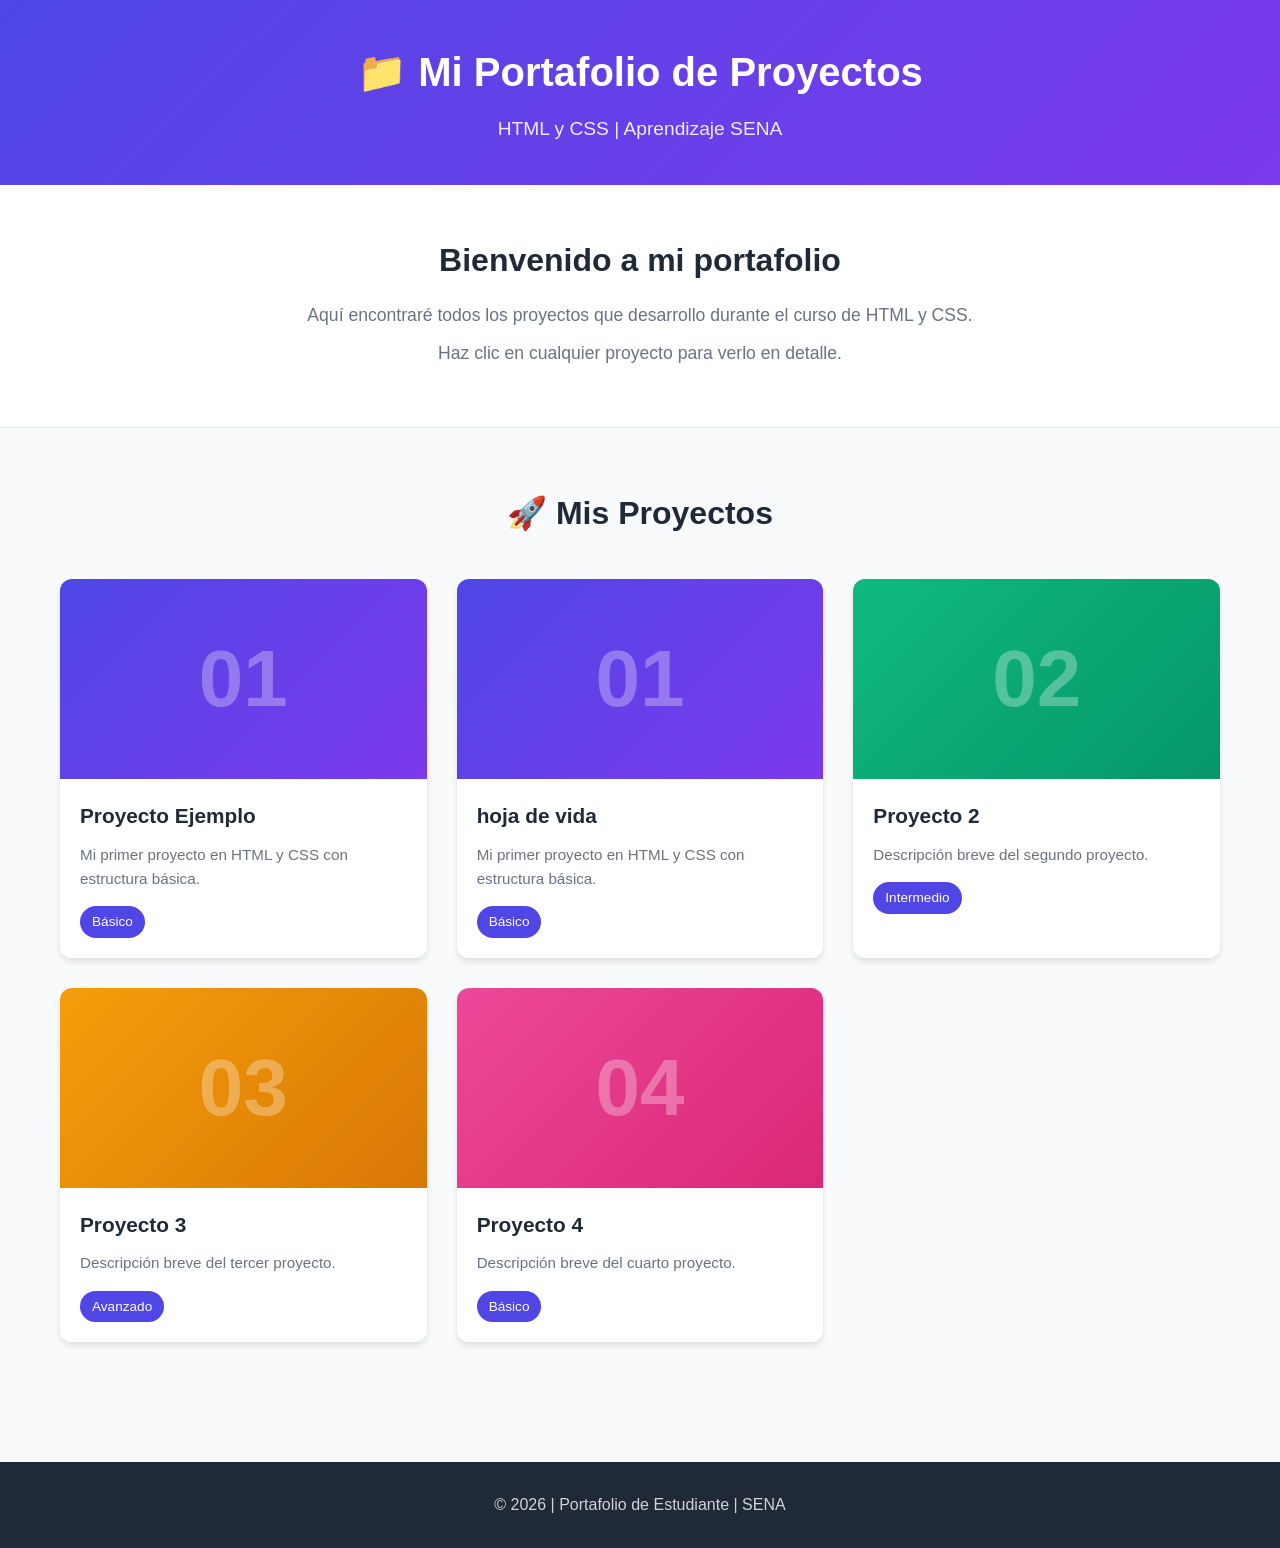
<file: index.html>
<!DOCTYPE html>
<html lang="es">
<head>
    <meta charset="UTF-8">
    <meta name="viewport" content="width=device-width, initial-scale=1.0">
    <title>Mis Proyectos | Portafolio de Estudiante</title>
    <link rel="stylesheet" href="estilos.css">
</head>
<body>
    <!-- Header / Encabezado -->
    <header class="header">
        <div class="container">
            <h1 class="titulo">📁 Mi Portafolio de Proyectos</h1>
            <p class="subtitulo">HTML y CSS | Aprendizaje SENA</p>
        </div>
    </header>

    <!-- Sección Hero - Presentación -->
    <section class="hero">
        <div class="container">
            <h2>Bienvenido a mi portafolio</h2>
            <p>Aquí encontraré todos los proyectos que desarrollo durante el curso de HTML y CSS.</p>
            <p>Haz clic en cualquier proyecto para verlo en detalle.</p>
        </div>
    </section>

    <!-- Galería de Proyectos -->
    <main class="main">
        <div class="container">
            <h2 class="section-title">🚀 Mis Proyectos</h2>

            <div class="galeria">
                <!-- Proyecto 1 -->
                <a href="./proyecto-ejemplo/index.html" class="proyecto-card">
                    <div class="proyecto-imagen proyecto-1">
                        <span class="numero-proyecto">01</span>
                        <div class="overlay">
                            <span class="ver-mas">Ver Proyecto →</span>
                        </div>
                    </div>
                    <div class="proyecto-info">
                        <h3>Proyecto Ejemplo</h3>
                        <p>Mi primer proyecto en HTML y CSS con estructura básica.</p>
                        <span class="etiqueta">Básico</span>
                    </div>
                </a>

                <a href="./proyecto-ejemplo/index.html" class="proyecto-card">
                    <div class="proyecto-imagen proyecto-1">
                        <span class="numero-proyecto">01</span>
                        <div class="overlay">
                            <span class="ver-mas">Ver Proyecto →</span>
                        </div>
                    </div>
                    <div class="proyecto-info">
                        <h3>hoja de vida</h3>
                        <p>Mi primer proyecto en HTML y CSS con estructura básica.</p>
                        <span class="etiqueta">Básico</span>
                    </div>
                </a>

                <!-- Proyecto 2 -->
                <a href="./proyecto2/index.html" class="proyecto-card">
                    <div class="proyecto-imagen proyecto-2">
                        <span class="numero-proyecto">02</span>
                        <div class="overlay">
                            <span class="ver-mas">Ver Proyecto →</span>
                        </div>
                    </div>
                    <div class="proyecto-info">
                        <h3>Proyecto 2</h3>
                        <p>Descripción breve del segundo proyecto.</p>
                        <span class="etiqueta">Intermedio</span>
                    </div>
                </a>

                <!-- Proyecto 3 -->
                <a href="./proyecto3/index.html" class="proyecto-card">
                    <div class="proyecto-imagen proyecto-3">
                        <span class="numero-proyecto">03</span>
                        <div class="overlay">
                            <span class="ver-mas">Ver Proyecto →</span>
                        </div>
                    </div>
                    <div class="proyecto-info">
                        <h3>Proyecto 3</h3>
                        <p>Descripción breve del tercer proyecto.</p>
                        <span class="etiqueta">Avanzado</span>
                    </div>
                </a>

                <!-- Proyecto 4 -->
                <a href="proyecto4/index.html" class="proyecto-card">
                    <div class="proyecto-imagen proyecto-4">
                        <span class="numero-proyecto">04</span>
                        <div class="overlay">
                            <span class="ver-mas">Ver Proyecto →</span>
                        </div>
                    </div>
                    <div class="proyecto-info">
                        <h3>Proyecto 4</h3>
                        <p>Descripción breve del cuarto proyecto.</p>
                        <span class="etiqueta">Básico</span>
                    </div>
                </a>

                <!-- Agregar más proyectos copiando el bloque anterior -->
            </div>
        </div>
    </main>

    <!-- Footer -->
    <footer class="footer">
        <div class="container">
            <p>&copy; 2026 | Portafolio de Estudiante | SENA</p>
        </div>
    </footer>
</body>
</html>
</file>
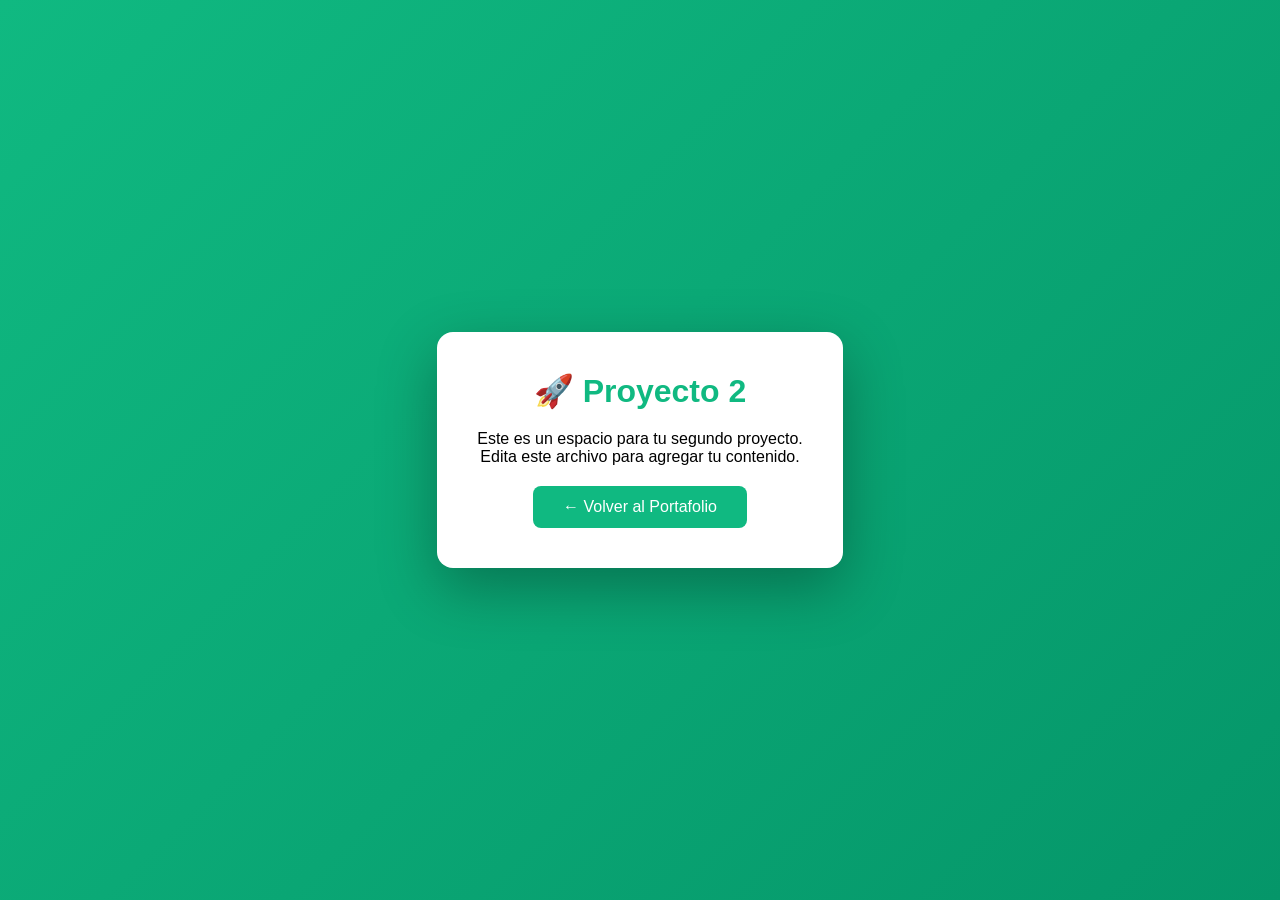
<file: proyecto2/index.html>
<!DOCTYPE html>
<html lang="es">
<head>
    <meta charset="UTF-8">
    <meta name="viewport" content="width=device-width, initial-scale=1.0">
    <title>Proyecto 2 | Mi Portafolio</title>
    <style>
        * {
            margin: 0;
            padding: 0;
            box-sizing: border-box;
        }

        body {
            font-family: 'Segoe UI', sans-serif;
            background: linear-gradient(135deg, #10B981, #059669);
            min-height: 100vh;
            display: flex;
            align-items: center;
            justify-content: center;
            padding: 20px;
        }

        .card {
            background: white;
            padding: 40px;
            border-radius: 16px;
            box-shadow: 0 20px 60px rgba(0, 0, 0, 0.3);
            text-align: center;
            max-width: 500px;
        }

        .card h1 {
            color: #10B981;
            margin-bottom: 20px;
        }

        .btn {
            display: inline-block;
            background: #10B981;
            color: white;
            text-decoration: none;
            padding: 12px 30px;
            border-radius: 8px;
            margin-top: 20px;
            transition: transform 0.3s;
        }

        .btn:hover {
            transform: scale(1.05);
        }
    </style>
</head>
<body>
    <div class="card">
        <h1>🚀 Proyecto 2</h1>
        <p>Este es un espacio para tu segundo proyecto.</p>
        <p>Edita este archivo para agregar tu contenido.</p>
        <a href="../index.html" class="btn">← Volver al Portafolio</a>
    </div>
</body>
</html>
</file>
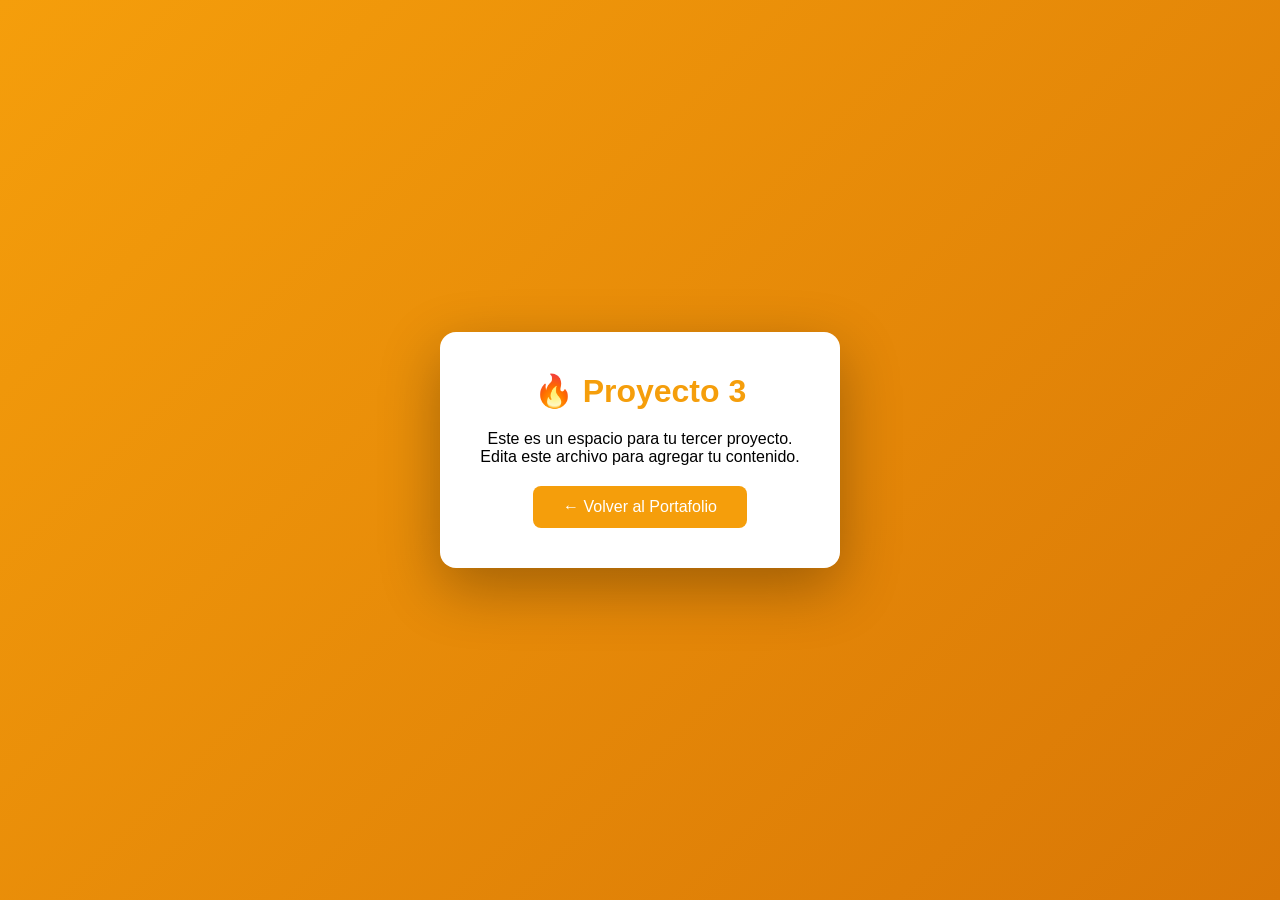
<file: proyecto3/index.html>
<!DOCTYPE html>
<html lang="es">
<head>
    <meta charset="UTF-8">
    <meta name="viewport" content="width=device-width, initial-scale=1.0">
    <title>Proyecto 3 | Mi Portafolio</title>
    <style>
        * {
            margin: 0;
            padding: 0;
            box-sizing: border-box;
        }

        body {
            font-family: 'Segoe UI', sans-serif;
            background: linear-gradient(135deg, #F59E0B, #D97706);
            min-height: 100vh;
            display: flex;
            align-items: center;
            justify-content: center;
            padding: 20px;
        }

        .card {
            background: white;
            padding: 40px;
            border-radius: 16px;
            box-shadow: 0 20px 60px rgba(0, 0, 0, 0.3);
            text-align: center;
            max-width: 500px;
        }

        .card h1 {
            color: #F59E0B;
            margin-bottom: 20px;
        }

        .btn {
            display: inline-block;
            background: #F59E0B;
            color: white;
            text-decoration: none;
            padding: 12px 30px;
            border-radius: 8px;
            margin-top: 20px;
            transition: transform 0.3s;
        }

        .btn:hover {
            transform: scale(1.05);
        }
    </style>
</body>
<body>
    <div class="card">
        <h1>🔥 Proyecto 3</h1>
        <p>Este es un espacio para tu tercer proyecto.</p>
        <p>Edita este archivo para agregar tu contenido.</p>
        <a href="../index.html" class="btn">← Volver al Portafolio</a>
    </div>
</body>
</html>
</file>
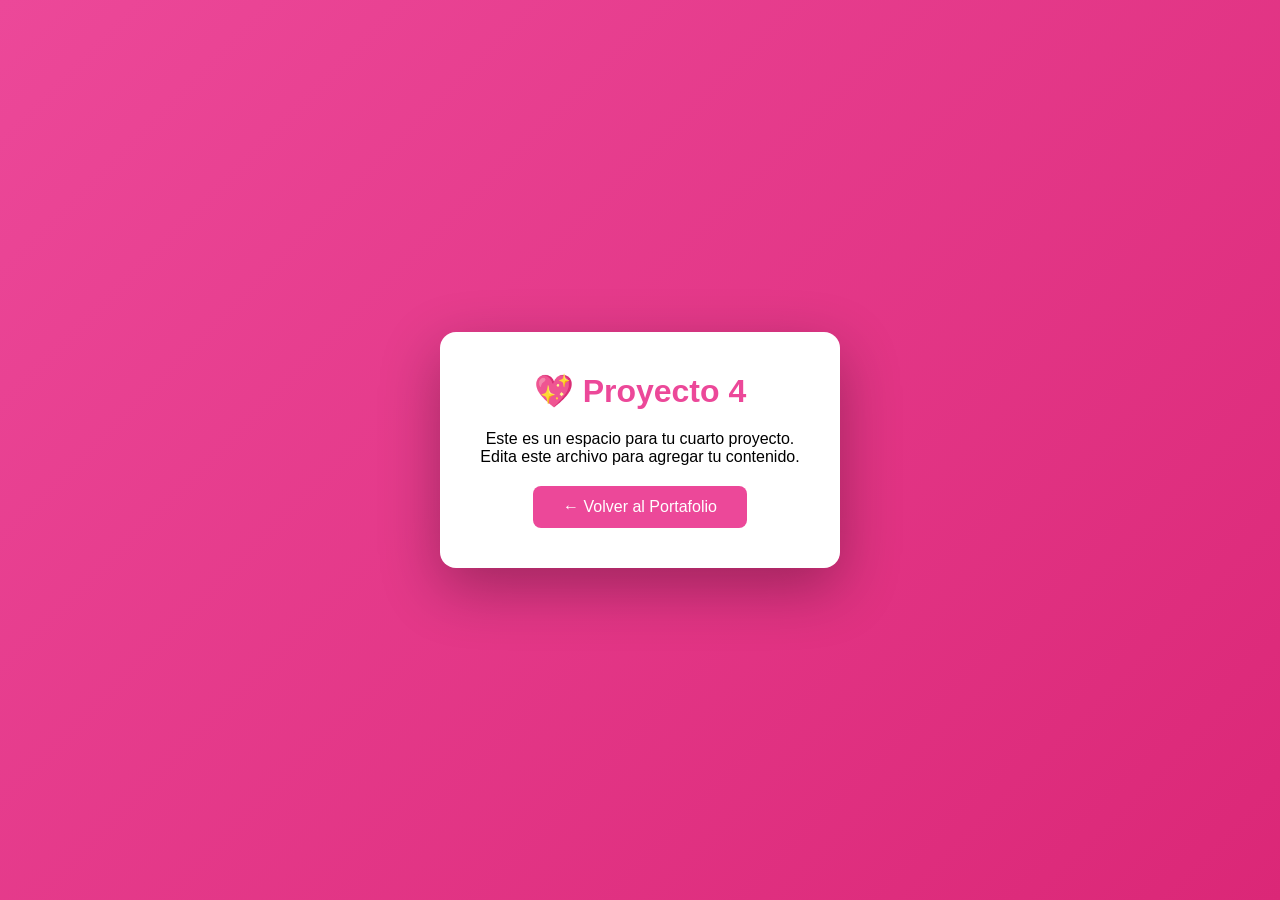
<file: proyecto4/index.html>
<!DOCTYPE html>
<html lang="es">
<head>
    <meta charset="UTF-8">
    <meta name="viewport" content="width=device-width, initial-scale=1.0">
    <title>Proyecto 4 | Mi Portafolio</title>
    <style>
        * {
            margin: 0;
            padding: 0;
            box-sizing: border-box;
        }

        body {
            font-family: 'Segoe UI', sans-serif;
            background: linear-gradient(135deg, #EC4899, #DB2777);
            min-height: 100vh;
            display: flex;
            align-items: center;
            justify-content: center;
            padding: 20px;
        }

        .card {
            background: white;
            padding: 40px;
            border-radius: 16px;
            box-shadow: 0 20px 60px rgba(0, 0, 0, 0.3);
            text-align: center;
            max-width: 500px;
        }

        .card h1 {
            color: #EC4899;
            margin-bottom: 20px;
        }

        .btn {
            display: inline-block;
            background: #EC4899;
            color: white;
            text-decoration: none;
            padding: 12px 30px;
            border-radius: 8px;
            margin-top: 20px;
            transition: transform 0.3s;
        }

        .btn:hover {
            transform: scale(1.05);
        }
    </style>
</head>
<body>
    <div class="card">
        <h1>💖 Proyecto 4</h1>
        <p>Este es un espacio para tu cuarto proyecto.</p>
        <p>Edita este archivo para agregar tu contenido.</p>
        <a href="../index.html" class="btn">← Volver al Portafolio</a>
    </div>
</body>
</html>
</file>
<file: estilos.css>
/* ==========================================
   ESTILOS DEL PORTAFOLIO
   Para estudiantes de HTML y CSS - SENA
   ========================================== */

/* Variables de colores */
:root {
    --primary: #4F46E5;
    --secondary: #10B981;
    --accent: #F59E0B;
    --dark: #1F2937;
    --light: #F9FAFB;
    --white: #ffffff;
    --gray: #6B7280;
}

/* Reset básico */
* {
    margin: 0;
    padding: 0;
    box-sizing: border-box;
}

body {
    font-family: 'Segoe UI', Tahoma, Geneva, Verdana, sans-serif;
    line-height: 1.6;
    color: var(--dark);
    background-color: var(--light);
}

/* Contenedor central */
.container {
    max-width: 1200px;
    margin: 0 auto;
    padding: 0 20px;
}

/* ===================
   HEADER / ENCABEZADO
   =================== */
.header {
    background: linear-gradient(135deg, var(--primary), #7C3AED);
    color: var(--white);
    padding: 40px 0;
    text-align: center;
    box-shadow: 0 4px 6px rgba(0, 0, 0, 0.1);
}

.header .titulo {
    font-size: 2.5rem;
    margin-bottom: 10px;
}

.header .subtitulo {
    font-size: 1.2rem;
    opacity: 0.9;
}

/* ===================
   HERO - PRESENTACIÓN
   =================== */
.hero {
    background: var(--white);
    padding: 50px 0;
    text-align: center;
    border-bottom: 1px solid #E5E7EB;
}

.hero h2 {
    font-size: 2rem;
    color: var(--dark);
    margin-bottom: 15px;
}

.hero p {
    font-size: 1.1rem;
    color: var(--gray);
    margin-bottom: 10px;
}

/* ===================
   CONTENIDO PRINCIPAL
   =================== */
.main {
    padding: 60px 0;
}

.section-title {
    font-size: 2rem;
    text-align: center;
    margin-bottom: 40px;
    color: var(--dark);
}

/* ===================
   GALERÍA DE PROYECTOS
   =================== */
.galeria {
    display: grid;
    grid-template-columns: repeat(auto-fit, minmax(280px, 1fr));
    gap: 30px;
}

/* Tarjeta de proyecto */
.proyecto-card {
    background: var(--white);
    border-radius: 12px;
    overflow: hidden;
    box-shadow: 0 4px 6px rgba(0, 0, 0, 0.1);
    transition: transform 0.3s ease, box-shadow 0.3s ease;
    text-decoration: none;
    color: inherit;
    display: block;
}

.proyecto-card:hover {
    transform: translateY(-8px);
    box-shadow: 0 12px 24px rgba(0, 0, 0, 0.15);
}

/* Imagen del proyecto - Ahora con gradientes CSS */
.proyecto-imagen {
    position: relative;
    height: 200px;
    overflow: hidden;
    display: flex;
    align-items: center;
    justify-content: center;
    transition: transform 0.3s ease;
}

/* Gradiente para cada proyecto */
.proyecto-1 {
    background: linear-gradient(135deg, #4F46E5, #7C3AED);
}

.proyecto-2 {
    background: linear-gradient(135deg, #10B981, #059669);
}

.proyecto-3 {
    background: linear-gradient(135deg, #F59E0B, #D97706);
}

.proyecto-4 {
    background: linear-gradient(135deg, #EC4899, #DB2777);
}

/* Número del proyecto */
.numero-proyecto {
    font-size: 5rem;
    font-weight: bold;
    color: rgba(255, 255, 255, 0.3);
    position: absolute;
    transition: transform 0.3s ease;
}

.proyecto-card:hover .numero-proyecto {
    transform: scale(1.1) rotate(5deg);
}

.proyecto-card:hover .proyecto-imagen {
    transform: scale(1.05);
}

/* Overlay al pasar el mouse */
.overlay {
    position: absolute;
    top: 0;
    left: 0;
    width: 100%;
    height: 100%;
    background: rgba(79, 70, 229, 0.8);
    display: flex;
    align-items: center;
    justify-content: center;
    opacity: 0;
    transition: opacity 0.3s ease;
}

.proyecto-card:hover .overlay {
    opacity: 1;
}

.ver-mas {
    color: var(--white);
    font-size: 1.2rem;
    font-weight: bold;
}

/* Información del proyecto */
.proyecto-info {
    padding: 20px;
}

.proyecto-info h3 {
    font-size: 1.3rem;
    color: var(--dark);
    margin-bottom: 10px;
}

.proyecto-info p {
    color: var(--gray);
    font-size: 0.95rem;
    margin-bottom: 15px;
}

.etiqueta {
    display: inline-block;
    background: var(--primary);
    color: var(--white);
    padding: 5px 12px;
    border-radius: 20px;
    font-size: 0.85rem;
}

/* ===================
   FOOTER / PIE DE PÁGINA
   =================== */
.footer {
    background: var(--dark);
    color: var(--white);
    text-align: center;
    padding: 30px 0;
    margin-top: 60px;
}

.footer p {
    opacity: 0.8;
}

/* ===================
   RESPONSIVE - MÓVILES
   =================== */
@media (max-width: 768px) {
    .header .titulo {
        font-size: 1.8rem;
    }

    .hero h2 {
        font-size: 1.5rem;
    }

    .galeria {
        grid-template-columns: 1fr;
    }
}
</file>
